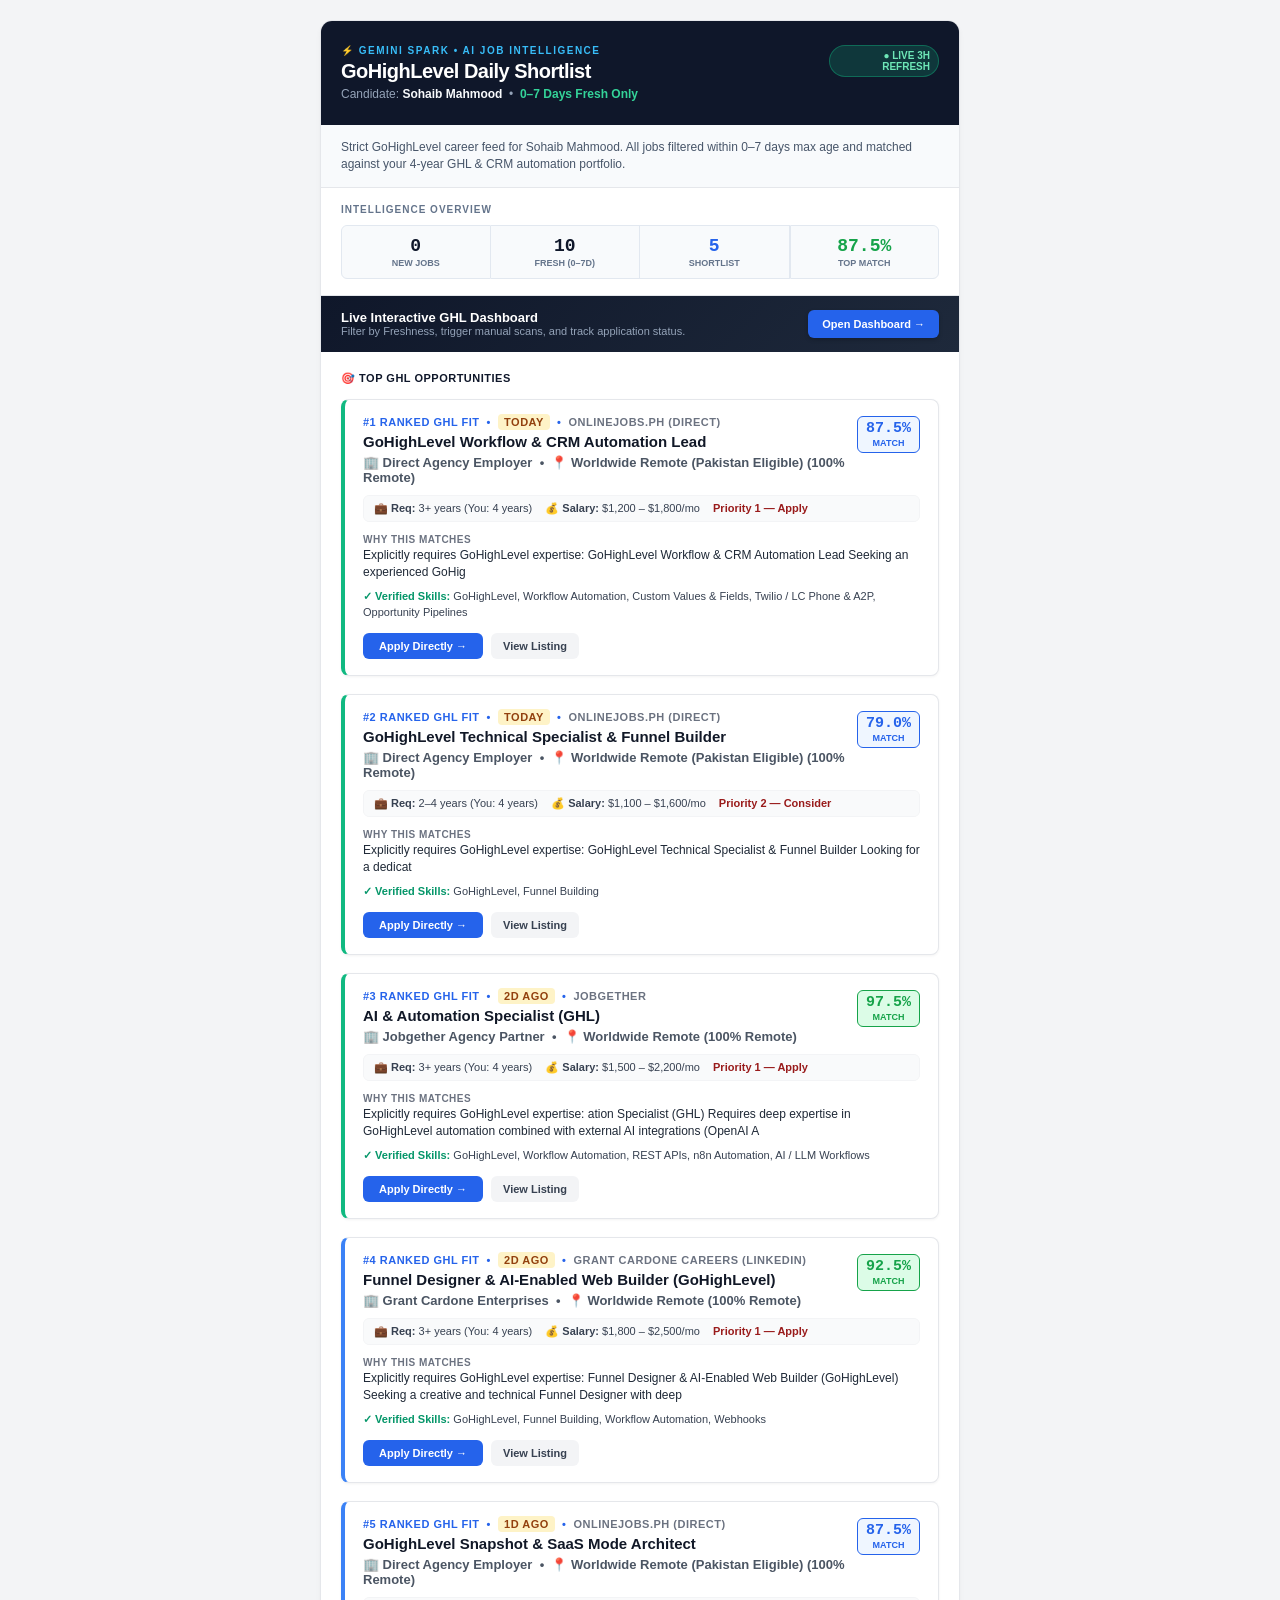
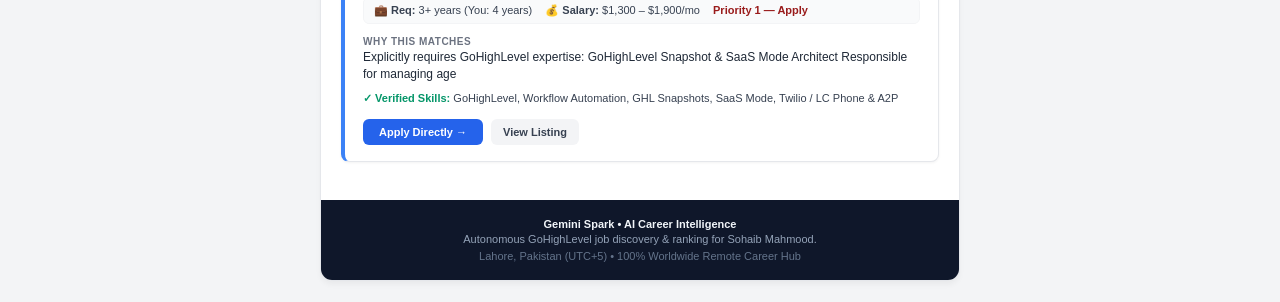
<file: email_template.html>
<!DOCTYPE html>
<html lang="en">
<head>
  <meta charset="utf-8">
  <meta name="viewport" content="width=device-width, initial-scale=1.0">
  <title>Gemini Spark | GoHighLevel Job Intelligence</title>
</head>
<body style="margin: 0; padding: 0; background-color: #F3F4F6; font-family: -apple-system, BlinkMacSystemFont, 'Segoe UI', Roboto, Helvetica, Arial, sans-serif; color: #111827; -webkit-font-smoothing: antialiased;">

  <!-- Outer container table -->
  <table width="100%" border="0" cellspacing="0" cellpadding="0" style="background-color: #F3F4F6; padding: 20px 10px;">
    <tr>
      <td align="center">
        <!-- Main Card Wrapper (Max 640px) -->
        <table width="100%" border="0" cellspacing="0" cellpadding="0" style="max-width: 640px; background-color: #FFFFFF; border-radius: 12px; overflow: hidden; border: 1px solid #E5E7EB; box-shadow: 0 4px 6px -1px rgba(0, 0, 0, 0.05);">

          <!-- Brand Header -->
          <tr>
            <td style="background-color: #0F172A; padding: 24px 20px; text-align: left;">
              <table width="100%" border="0" cellspacing="0" cellpadding="0">
                <tr>
                  <td>
                    <div style="font-size: 10px; font-weight: 800; color: #38BDF8; text-transform: uppercase; letter-spacing: 1.5px; margin-bottom: 4px;">
                      ⚡ GEMINI SPARK • AI JOB INTELLIGENCE
                    </div>
                    <h1 style="margin: 0 0 4px 0; font-size: 20px; font-weight: 800; color: #FFFFFF; letter-spacing: -0.5px;">
                      GoHighLevel Daily Shortlist
                    </h1>
                    <p style="margin: 0; font-size: 12px; color: #94A3B8;">
                      Candidate: <b style="color: #F8FAFC;">Sohaib Mahmood</b> &nbsp;•&nbsp; <b style="color: #34D399;">0–7 Days Fresh Only</b>
                    </p>
                  </td>
                  <td align="right" valign="top" style="width: 110px;">
                    <span style="display: inline-block; background-color: rgba(16, 185, 129, 0.2); border: 1px solid rgba(16, 185, 129, 0.4); color: #6EE7B7; font-size: 10px; font-weight: 700; padding: 4px 8px; border-radius: 20px; text-transform: uppercase;">
                      ● LIVE 3H REFRESH
                    </span>
                  </td>
                </tr>
              </table>
            </td>
          </tr>

          <!-- Summary Introduction -->
          <tr>
            <td style="padding: 14px 20px; background-color: #F8FAFC; border-bottom: 1px solid #E5E7EB;">
              <p style="margin: 0; font-size: 12px; color: #475569; line-height: 1.4;">
                Strict GoHighLevel career feed for Sohaib Mahmood. All jobs filtered within 0–7 days max age and matched against your 4-year GHL & CRM automation portfolio.
              </p>
            </td>
          </tr>

          <!-- Daily Overview KPI Block -->
          <tr>
            <td style="padding: 16px 20px; border-bottom: 1px solid #E5E7EB;">
              <div style="font-size: 10px; font-weight: 800; color: #64748B; text-transform: uppercase; letter-spacing: 1px; margin-bottom: 10px;">
                INTELLIGENCE OVERVIEW
              </div>
              <table width="100%" border="0" cellspacing="0" cellpadding="0">
                <tr>
                  <td align="center" style="width: 25%; padding: 10px 4px; background-color: #F8FAFC; border: 1px solid #E2E8F0; border-radius: 6px 0 0 6px;">
                    <div style="font-size: 18px; font-weight: 800; color: #0F172A; font-family: 'JetBrains Mono', monospace, Arial;">0</div>
                    <div style="font-size: 9px; font-weight: 700; color: #64748B; text-transform: uppercase; margin-top: 2px;">New Jobs</div>
                  </td>
                  <td align="center" style="width: 25%; padding: 10px 4px; background-color: #F8FAFC; border-top: 1px solid #E2E8F0; border-bottom: 1px solid #E2E8F0; border-right: 1px solid #E2E8F0;">
                    <div style="font-size: 18px; font-weight: 800; color: #0F172A; font-family: 'JetBrains Mono', monospace, Arial;">10</div>
                    <div style="font-size: 9px; font-weight: 700; color: #64748B; text-transform: uppercase; margin-top: 2px;">Fresh (0–7D)</div>
                  </td>
                  <td align="center" style="width: 25%; padding: 10px 4px; background-color: #F8FAFC; border-top: 1px solid #E2E8F0; border-bottom: 1px solid #E2E8F0; border-right: 1px solid #E2E8F0;">
                    <div style="font-size: 18px; font-weight: 800; color: #2563EB; font-family: 'JetBrains Mono', monospace, Arial;">5</div>
                    <div style="font-size: 9px; font-weight: 700; color: #64748B; text-transform: uppercase; margin-top: 2px;">Shortlist</div>
                  </td>
                  <td align="center" style="width: 25%; padding: 10px 4px; background-color: #F8FAFC; border: 1px solid #E2E8F0; border-radius: 0 6px 6px 0;">
                    <div style="font-size: 18px; font-weight: 800; color: #16A34A; font-family: 'JetBrains Mono', monospace, Arial;">87.5%</div>
                    <div style="font-size: 9px; font-weight: 700; color: #64748B; text-transform: uppercase; margin-top: 2px;">Top Match</div>
                  </td>
                </tr>
              </table>
            </td>
          </tr>

          <!-- Primary CTA Banner -->
          <tr>
            <td style="padding: 14px 20px; background: linear-gradient(135deg, #0F172A 0%, #1E293B 100%); text-align: center;">
              <table width="100%" border="0" cellspacing="0" cellpadding="0">
                <tr>
                  <td align="left" style="color: #FFFFFF;">
                    <div style="font-size: 13px; font-weight: 700;">Live Interactive GHL Dashboard</div>
                    <div style="font-size: 11px; color: #94A3B8;">Filter by Freshness, trigger manual scans, and track application status.</div>
                  </td>
                  <td align="right" style="width: 140px;">
                    <a href="https://chrooniq.github.io/gemini-spark-job-dashboard/" target="_blank" style="display: inline-block; background-color: #2563EB; color: #FFFFFF; font-size: 11px; font-weight: 700; text-decoration: none; padding: 8px 14px; border-radius: 6px; box-shadow: 0 2px 4px rgba(0,0,0,0.2);">
                      Open Dashboard →
                    </a>
                  </td>
                </tr>
              </table>
            </td>
          </tr>

          <!-- Top Opportunities Section -->
          <tr>
            <td style="padding: 20px;">
              <div style="font-size: 11px; font-weight: 800; color: #0F172A; text-transform: uppercase; letter-spacing: 0.5px; margin-bottom: 14px;">
                🎯 TOP GHL OPPORTUNITIES
              </div>

              <!-- Injected Job Cards -->
              
        <table width="100%" border="0" cellspacing="0" cellpadding="0" style="margin-bottom: 18px; background-color: #FFFFFF; border: 1px solid #E5E7EB; border-left: 4px solid #10B981; border-radius: 8px; box-shadow: 0 1px 3px rgba(0,0,0,0.05); overflow: hidden;">
          <tr>
            <td style="padding: 16px 18px;">
              <!-- Card Header -->
              <table width="100%" border="0" cellspacing="0" cellpadding="0">
                <tr>
                  <td valign="top" style="text-align: left;">
                    <div style="font-size: 11px; font-weight: 700; color: #2563EB; text-transform: uppercase; letter-spacing: 0.5px; margin-bottom: 4px;">
                      #1 Ranked GHL Fit &nbsp;•&nbsp; <span style="background-color: #FEF3C7; color: #92400E; padding: 2px 6px; border-radius: 4px; font-weight: 800;">TODAY</span> &nbsp;•&nbsp; <span style="color: #6B7280;">OnlineJobs.ph (Direct)</span>
                    </div>
                    <h3 style="margin: 0 0 4px 0; font-size: 15px; font-weight: 700; color: #111827; line-height: 1.3;">
                      GoHighLevel Workflow & CRM Automation Lead
                    </h3>
                    <div style="font-size: 13px; font-weight: 600; color: #4B5563;">
                      🏢 Direct Agency Employer &nbsp;•&nbsp; 📍 Worldwide Remote (Pakistan Eligible) (100% Remote)
                    </div>
                  </td>
                  <td valign="top" align="right" style="width: 75px; text-align: right;">
                    <div style="display: inline-block; background-color: #EFF6FF; border: 1px solid #2563EB; color: #2563EB; padding: 4px 8px; border-radius: 6px; text-align: center;">
                      <div style="font-size: 15px; font-weight: 800; font-family: 'JetBrains Mono', monospace, Arial; line-height: 1;">87.5%</div>
                      <div style="font-size: 9px; font-weight: 700; text-transform: uppercase; margin-top: 2px;">MATCH</div>
                    </div>
                  </td>
                </tr>
              </table>

              <!-- Meta pills -->
              <div style="margin: 10px 0 12px 0; padding: 6px 10px; background-color: #F9FAFB; border-radius: 6px; border: 1px solid #F3F4F6; font-size: 11px; color: #374151;">
                <span style="display: inline-block; margin-right: 10px;">💼 <b>Req:</b> 3+ years (You: 4 years)</span>
                <span style="display: inline-block; margin-right: 10px;">💰 <b>Salary:</b> $1,200 – $1,800/mo</span>
                <span style="display: inline-block; font-weight: 700; color: #991B1B;">Priority 1 — Apply</span>
              </div>

              <!-- Why it matches -->
              <div style="margin-bottom: 8px;">
                <div style="font-size: 10px; font-weight: 700; color: #6B7280; text-transform: uppercase; letter-spacing: 0.5px; margin-bottom: 2px;">WHY THIS MATCHES</div>
                <p style="margin: 0; font-size: 12px; color: #1F2937; line-height: 1.4;">
                  Explicitly requires GoHighLevel expertise: GoHighLevel Workflow & CRM Automation Lead Seeking an experienced GoHig
                </p>
              </div>

              <!-- Skills info -->
              <div style="margin-bottom: 12px; font-size: 11px; line-height: 1.45;">
                <div style="margin-bottom: 3px;"><b style="color: #059669;">✓ Verified Skills:</b> <span style="color: #374151;">GoHighLevel, Workflow Automation, Custom Values & Fields, Twilio / LC Phone & A2P, Opportunity Pipelines</span></div>
                
              </div>

              <!-- Action button -->
              <table border="0" cellspacing="0" cellpadding="0">
                <tr>
                  <td align="left">
                    <a href="https://www.onlinejobs.ph/jobseekers/jobsearch?jobkeyword=GoHighLevel" target="_blank" style="display: inline-block; background-color: #2563EB; color: #FFFFFF; font-size: 11px; font-weight: 700; text-decoration: none; padding: 7px 16px; border-radius: 6px;">
                      Apply Directly →
                    </a>
                  </td>
                  <td align="left" style="padding-left: 8px;">
                    <a href="https://www.onlinejobs.ph/jobseekers/jobsearch?jobkeyword=GoHighLevel" target="_blank" style="display: inline-block; background-color: #F3F4F6; color: #374151; font-size: 11px; font-weight: 600; text-decoration: none; padding: 7px 12px; border-radius: 6px;">
                      View Listing
                    </a>
                  </td>
                </tr>
              </table>
            </td>
          </tr>
        </table>
        

        <table width="100%" border="0" cellspacing="0" cellpadding="0" style="margin-bottom: 18px; background-color: #FFFFFF; border: 1px solid #E5E7EB; border-left: 4px solid #10B981; border-radius: 8px; box-shadow: 0 1px 3px rgba(0,0,0,0.05); overflow: hidden;">
          <tr>
            <td style="padding: 16px 18px;">
              <!-- Card Header -->
              <table width="100%" border="0" cellspacing="0" cellpadding="0">
                <tr>
                  <td valign="top" style="text-align: left;">
                    <div style="font-size: 11px; font-weight: 700; color: #2563EB; text-transform: uppercase; letter-spacing: 0.5px; margin-bottom: 4px;">
                      #2 Ranked GHL Fit &nbsp;•&nbsp; <span style="background-color: #FEF3C7; color: #92400E; padding: 2px 6px; border-radius: 4px; font-weight: 800;">TODAY</span> &nbsp;•&nbsp; <span style="color: #6B7280;">OnlineJobs.ph (Direct)</span>
                    </div>
                    <h3 style="margin: 0 0 4px 0; font-size: 15px; font-weight: 700; color: #111827; line-height: 1.3;">
                      GoHighLevel Technical Specialist & Funnel Builder
                    </h3>
                    <div style="font-size: 13px; font-weight: 600; color: #4B5563;">
                      🏢 Direct Agency Employer &nbsp;•&nbsp; 📍 Worldwide Remote (Pakistan Eligible) (100% Remote)
                    </div>
                  </td>
                  <td valign="top" align="right" style="width: 75px; text-align: right;">
                    <div style="display: inline-block; background-color: #EFF6FF; border: 1px solid #2563EB; color: #2563EB; padding: 4px 8px; border-radius: 6px; text-align: center;">
                      <div style="font-size: 15px; font-weight: 800; font-family: 'JetBrains Mono', monospace, Arial; line-height: 1;">79.0%</div>
                      <div style="font-size: 9px; font-weight: 700; text-transform: uppercase; margin-top: 2px;">MATCH</div>
                    </div>
                  </td>
                </tr>
              </table>

              <!-- Meta pills -->
              <div style="margin: 10px 0 12px 0; padding: 6px 10px; background-color: #F9FAFB; border-radius: 6px; border: 1px solid #F3F4F6; font-size: 11px; color: #374151;">
                <span style="display: inline-block; margin-right: 10px;">💼 <b>Req:</b> 2–4 years (You: 4 years)</span>
                <span style="display: inline-block; margin-right: 10px;">💰 <b>Salary:</b> $1,100 – $1,600/mo</span>
                <span style="display: inline-block; font-weight: 700; color: #991B1B;">Priority 2 — Consider</span>
              </div>

              <!-- Why it matches -->
              <div style="margin-bottom: 8px;">
                <div style="font-size: 10px; font-weight: 700; color: #6B7280; text-transform: uppercase; letter-spacing: 0.5px; margin-bottom: 2px;">WHY THIS MATCHES</div>
                <p style="margin: 0; font-size: 12px; color: #1F2937; line-height: 1.4;">
                  Explicitly requires GoHighLevel expertise: GoHighLevel Technical Specialist & Funnel Builder Looking for a dedicat
                </p>
              </div>

              <!-- Skills info -->
              <div style="margin-bottom: 12px; font-size: 11px; line-height: 1.45;">
                <div style="margin-bottom: 3px;"><b style="color: #059669;">✓ Verified Skills:</b> <span style="color: #374151;">GoHighLevel, Funnel Building</span></div>
                
              </div>

              <!-- Action button -->
              <table border="0" cellspacing="0" cellpadding="0">
                <tr>
                  <td align="left">
                    <a href="https://www.onlinejobs.ph/jobseekers/jobsearch?jobkeyword=GoHighLevel" target="_blank" style="display: inline-block; background-color: #2563EB; color: #FFFFFF; font-size: 11px; font-weight: 700; text-decoration: none; padding: 7px 16px; border-radius: 6px;">
                      Apply Directly →
                    </a>
                  </td>
                  <td align="left" style="padding-left: 8px;">
                    <a href="https://www.onlinejobs.ph/jobseekers/jobsearch?jobkeyword=GoHighLevel" target="_blank" style="display: inline-block; background-color: #F3F4F6; color: #374151; font-size: 11px; font-weight: 600; text-decoration: none; padding: 7px 12px; border-radius: 6px;">
                      View Listing
                    </a>
                  </td>
                </tr>
              </table>
            </td>
          </tr>
        </table>
        

        <table width="100%" border="0" cellspacing="0" cellpadding="0" style="margin-bottom: 18px; background-color: #FFFFFF; border: 1px solid #E5E7EB; border-left: 4px solid #10B981; border-radius: 8px; box-shadow: 0 1px 3px rgba(0,0,0,0.05); overflow: hidden;">
          <tr>
            <td style="padding: 16px 18px;">
              <!-- Card Header -->
              <table width="100%" border="0" cellspacing="0" cellpadding="0">
                <tr>
                  <td valign="top" style="text-align: left;">
                    <div style="font-size: 11px; font-weight: 700; color: #2563EB; text-transform: uppercase; letter-spacing: 0.5px; margin-bottom: 4px;">
                      #3 Ranked GHL Fit &nbsp;•&nbsp; <span style="background-color: #FEF3C7; color: #92400E; padding: 2px 6px; border-radius: 4px; font-weight: 800;">2D AGO</span> &nbsp;•&nbsp; <span style="color: #6B7280;">Jobgether</span>
                    </div>
                    <h3 style="margin: 0 0 4px 0; font-size: 15px; font-weight: 700; color: #111827; line-height: 1.3;">
                      AI & Automation Specialist (GHL)
                    </h3>
                    <div style="font-size: 13px; font-weight: 600; color: #4B5563;">
                      🏢 Jobgether Agency Partner &nbsp;•&nbsp; 📍 Worldwide Remote (100% Remote)
                    </div>
                  </td>
                  <td valign="top" align="right" style="width: 75px; text-align: right;">
                    <div style="display: inline-block; background-color: #DCFCE7; border: 1px solid #16A34A; color: #16A34A; padding: 4px 8px; border-radius: 6px; text-align: center;">
                      <div style="font-size: 15px; font-weight: 800; font-family: 'JetBrains Mono', monospace, Arial; line-height: 1;">97.5%</div>
                      <div style="font-size: 9px; font-weight: 700; text-transform: uppercase; margin-top: 2px;">MATCH</div>
                    </div>
                  </td>
                </tr>
              </table>

              <!-- Meta pills -->
              <div style="margin: 10px 0 12px 0; padding: 6px 10px; background-color: #F9FAFB; border-radius: 6px; border: 1px solid #F3F4F6; font-size: 11px; color: #374151;">
                <span style="display: inline-block; margin-right: 10px;">💼 <b>Req:</b> 3+ years (You: 4 years)</span>
                <span style="display: inline-block; margin-right: 10px;">💰 <b>Salary:</b> $1,500 – $2,200/mo</span>
                <span style="display: inline-block; font-weight: 700; color: #991B1B;">Priority 1 — Apply</span>
              </div>

              <!-- Why it matches -->
              <div style="margin-bottom: 8px;">
                <div style="font-size: 10px; font-weight: 700; color: #6B7280; text-transform: uppercase; letter-spacing: 0.5px; margin-bottom: 2px;">WHY THIS MATCHES</div>
                <p style="margin: 0; font-size: 12px; color: #1F2937; line-height: 1.4;">
                  Explicitly requires GoHighLevel expertise: ation Specialist (GHL) Requires deep expertise in GoHighLevel automation combined with external AI integrations (OpenAI A
                </p>
              </div>

              <!-- Skills info -->
              <div style="margin-bottom: 12px; font-size: 11px; line-height: 1.45;">
                <div style="margin-bottom: 3px;"><b style="color: #059669;">✓ Verified Skills:</b> <span style="color: #374151;">GoHighLevel, Workflow Automation, REST APIs, n8n Automation, AI / LLM Workflows</span></div>
                
              </div>

              <!-- Action button -->
              <table border="0" cellspacing="0" cellpadding="0">
                <tr>
                  <td align="left">
                    <a href="https://jobgether.com/offer/69dfbd57c646310ee38fbfac-ai-automation-specialist-ghl" target="_blank" style="display: inline-block; background-color: #2563EB; color: #FFFFFF; font-size: 11px; font-weight: 700; text-decoration: none; padding: 7px 16px; border-radius: 6px;">
                      Apply Directly →
                    </a>
                  </td>
                  <td align="left" style="padding-left: 8px;">
                    <a href="https://jobgether.com/offer/69dfbd57c646310ee38fbfac-ai-automation-specialist-ghl" target="_blank" style="display: inline-block; background-color: #F3F4F6; color: #374151; font-size: 11px; font-weight: 600; text-decoration: none; padding: 7px 12px; border-radius: 6px;">
                      View Listing
                    </a>
                  </td>
                </tr>
              </table>
            </td>
          </tr>
        </table>
        

        <table width="100%" border="0" cellspacing="0" cellpadding="0" style="margin-bottom: 18px; background-color: #FFFFFF; border: 1px solid #E5E7EB; border-left: 4px solid #3B82F6; border-radius: 8px; box-shadow: 0 1px 3px rgba(0,0,0,0.05); overflow: hidden;">
          <tr>
            <td style="padding: 16px 18px;">
              <!-- Card Header -->
              <table width="100%" border="0" cellspacing="0" cellpadding="0">
                <tr>
                  <td valign="top" style="text-align: left;">
                    <div style="font-size: 11px; font-weight: 700; color: #2563EB; text-transform: uppercase; letter-spacing: 0.5px; margin-bottom: 4px;">
                      #4 Ranked GHL Fit &nbsp;•&nbsp; <span style="background-color: #FEF3C7; color: #92400E; padding: 2px 6px; border-radius: 4px; font-weight: 800;">2D AGO</span> &nbsp;•&nbsp; <span style="color: #6B7280;">Grant Cardone Careers (LinkedIn)</span>
                    </div>
                    <h3 style="margin: 0 0 4px 0; font-size: 15px; font-weight: 700; color: #111827; line-height: 1.3;">
                      Funnel Designer & AI-Enabled Web Builder (GoHighLevel)
                    </h3>
                    <div style="font-size: 13px; font-weight: 600; color: #4B5563;">
                      🏢 Grant Cardone Enterprises &nbsp;•&nbsp; 📍 Worldwide Remote (100% Remote)
                    </div>
                  </td>
                  <td valign="top" align="right" style="width: 75px; text-align: right;">
                    <div style="display: inline-block; background-color: #DCFCE7; border: 1px solid #16A34A; color: #16A34A; padding: 4px 8px; border-radius: 6px; text-align: center;">
                      <div style="font-size: 15px; font-weight: 800; font-family: 'JetBrains Mono', monospace, Arial; line-height: 1;">92.5%</div>
                      <div style="font-size: 9px; font-weight: 700; text-transform: uppercase; margin-top: 2px;">MATCH</div>
                    </div>
                  </td>
                </tr>
              </table>

              <!-- Meta pills -->
              <div style="margin: 10px 0 12px 0; padding: 6px 10px; background-color: #F9FAFB; border-radius: 6px; border: 1px solid #F3F4F6; font-size: 11px; color: #374151;">
                <span style="display: inline-block; margin-right: 10px;">💼 <b>Req:</b> 3+ years (You: 4 years)</span>
                <span style="display: inline-block; margin-right: 10px;">💰 <b>Salary:</b> $1,800 – $2,500/mo</span>
                <span style="display: inline-block; font-weight: 700; color: #991B1B;">Priority 1 — Apply</span>
              </div>

              <!-- Why it matches -->
              <div style="margin-bottom: 8px;">
                <div style="font-size: 10px; font-weight: 700; color: #6B7280; text-transform: uppercase; letter-spacing: 0.5px; margin-bottom: 2px;">WHY THIS MATCHES</div>
                <p style="margin: 0; font-size: 12px; color: #1F2937; line-height: 1.4;">
                  Explicitly requires GoHighLevel expertise: Funnel Designer & AI-Enabled Web Builder (GoHighLevel) Seeking a creative and technical Funnel Designer with deep
                </p>
              </div>

              <!-- Skills info -->
              <div style="margin-bottom: 12px; font-size: 11px; line-height: 1.45;">
                <div style="margin-bottom: 3px;"><b style="color: #059669;">✓ Verified Skills:</b> <span style="color: #374151;">GoHighLevel, Funnel Building, Workflow Automation, Webhooks</span></div>
                
              </div>

              <!-- Action button -->
              <table border="0" cellspacing="0" cellpadding="0">
                <tr>
                  <td align="left">
                    <a href="https://www.linkedin.com/jobs/view/funnel-designer-ai-enabled-web-builder-at-grant-cardone-enterprises-4455368636" target="_blank" style="display: inline-block; background-color: #2563EB; color: #FFFFFF; font-size: 11px; font-weight: 700; text-decoration: none; padding: 7px 16px; border-radius: 6px;">
                      Apply Directly →
                    </a>
                  </td>
                  <td align="left" style="padding-left: 8px;">
                    <a href="https://www.linkedin.com/jobs/view/funnel-designer-ai-enabled-web-builder-at-grant-cardone-enterprises-4455368636" target="_blank" style="display: inline-block; background-color: #F3F4F6; color: #374151; font-size: 11px; font-weight: 600; text-decoration: none; padding: 7px 12px; border-radius: 6px;">
                      View Listing
                    </a>
                  </td>
                </tr>
              </table>
            </td>
          </tr>
        </table>
        

        <table width="100%" border="0" cellspacing="0" cellpadding="0" style="margin-bottom: 18px; background-color: #FFFFFF; border: 1px solid #E5E7EB; border-left: 4px solid #3B82F6; border-radius: 8px; box-shadow: 0 1px 3px rgba(0,0,0,0.05); overflow: hidden;">
          <tr>
            <td style="padding: 16px 18px;">
              <!-- Card Header -->
              <table width="100%" border="0" cellspacing="0" cellpadding="0">
                <tr>
                  <td valign="top" style="text-align: left;">
                    <div style="font-size: 11px; font-weight: 700; color: #2563EB; text-transform: uppercase; letter-spacing: 0.5px; margin-bottom: 4px;">
                      #5 Ranked GHL Fit &nbsp;•&nbsp; <span style="background-color: #FEF3C7; color: #92400E; padding: 2px 6px; border-radius: 4px; font-weight: 800;">1D AGO</span> &nbsp;•&nbsp; <span style="color: #6B7280;">OnlineJobs.ph (Direct)</span>
                    </div>
                    <h3 style="margin: 0 0 4px 0; font-size: 15px; font-weight: 700; color: #111827; line-height: 1.3;">
                      GoHighLevel Snapshot & SaaS Mode Architect
                    </h3>
                    <div style="font-size: 13px; font-weight: 600; color: #4B5563;">
                      🏢 Direct Agency Employer &nbsp;•&nbsp; 📍 Worldwide Remote (Pakistan Eligible) (100% Remote)
                    </div>
                  </td>
                  <td valign="top" align="right" style="width: 75px; text-align: right;">
                    <div style="display: inline-block; background-color: #EFF6FF; border: 1px solid #2563EB; color: #2563EB; padding: 4px 8px; border-radius: 6px; text-align: center;">
                      <div style="font-size: 15px; font-weight: 800; font-family: 'JetBrains Mono', monospace, Arial; line-height: 1;">87.5%</div>
                      <div style="font-size: 9px; font-weight: 700; text-transform: uppercase; margin-top: 2px;">MATCH</div>
                    </div>
                  </td>
                </tr>
              </table>

              <!-- Meta pills -->
              <div style="margin: 10px 0 12px 0; padding: 6px 10px; background-color: #F9FAFB; border-radius: 6px; border: 1px solid #F3F4F6; font-size: 11px; color: #374151;">
                <span style="display: inline-block; margin-right: 10px;">💼 <b>Req:</b> 3+ years (You: 4 years)</span>
                <span style="display: inline-block; margin-right: 10px;">💰 <b>Salary:</b> $1,300 – $1,900/mo</span>
                <span style="display: inline-block; font-weight: 700; color: #991B1B;">Priority 1 — Apply</span>
              </div>

              <!-- Why it matches -->
              <div style="margin-bottom: 8px;">
                <div style="font-size: 10px; font-weight: 700; color: #6B7280; text-transform: uppercase; letter-spacing: 0.5px; margin-bottom: 2px;">WHY THIS MATCHES</div>
                <p style="margin: 0; font-size: 12px; color: #1F2937; line-height: 1.4;">
                  Explicitly requires GoHighLevel expertise: GoHighLevel Snapshot & SaaS Mode Architect Responsible for managing age
                </p>
              </div>

              <!-- Skills info -->
              <div style="margin-bottom: 12px; font-size: 11px; line-height: 1.45;">
                <div style="margin-bottom: 3px;"><b style="color: #059669;">✓ Verified Skills:</b> <span style="color: #374151;">GoHighLevel, Workflow Automation, GHL Snapshots, SaaS Mode, Twilio / LC Phone & A2P</span></div>
                
              </div>

              <!-- Action button -->
              <table border="0" cellspacing="0" cellpadding="0">
                <tr>
                  <td align="left">
                    <a href="https://www.onlinejobs.ph/jobseekers/jobsearch?jobkeyword=GoHighLevel" target="_blank" style="display: inline-block; background-color: #2563EB; color: #FFFFFF; font-size: 11px; font-weight: 700; text-decoration: none; padding: 7px 16px; border-radius: 6px;">
                      Apply Directly →
                    </a>
                  </td>
                  <td align="left" style="padding-left: 8px;">
                    <a href="https://www.onlinejobs.ph/jobseekers/jobsearch?jobkeyword=GoHighLevel" target="_blank" style="display: inline-block; background-color: #F3F4F6; color: #374151; font-size: 11px; font-weight: 600; text-decoration: none; padding: 7px 12px; border-radius: 6px;">
                      View Listing
                    </a>
                  </td>
                </tr>
              </table>
            </td>
          </tr>
        </table>
        

            </td>
          </tr>

          <!-- Footer -->
          <tr>
            <td style="background-color: #0F172A; padding: 18px 20px; text-align: center; color: #94A3B8; font-size: 11px;">
              <div style="font-weight: 700; color: #F1F5F9; margin-bottom: 3px;">Gemini Spark • AI Career Intelligence</div>
              <div>Autonomous GoHighLevel job discovery & ranking for Sohaib Mahmood.</div>
              <div style="margin-top: 5px; color: #64748B;">Lahore, Pakistan (UTC+5) • 100% Worldwide Remote Career Hub</div>
            </td>
          </tr>

        </table>
        <!-- End Wrapper -->
      </td>
    </tr>
  </table>

</body>
</html>
</file>
